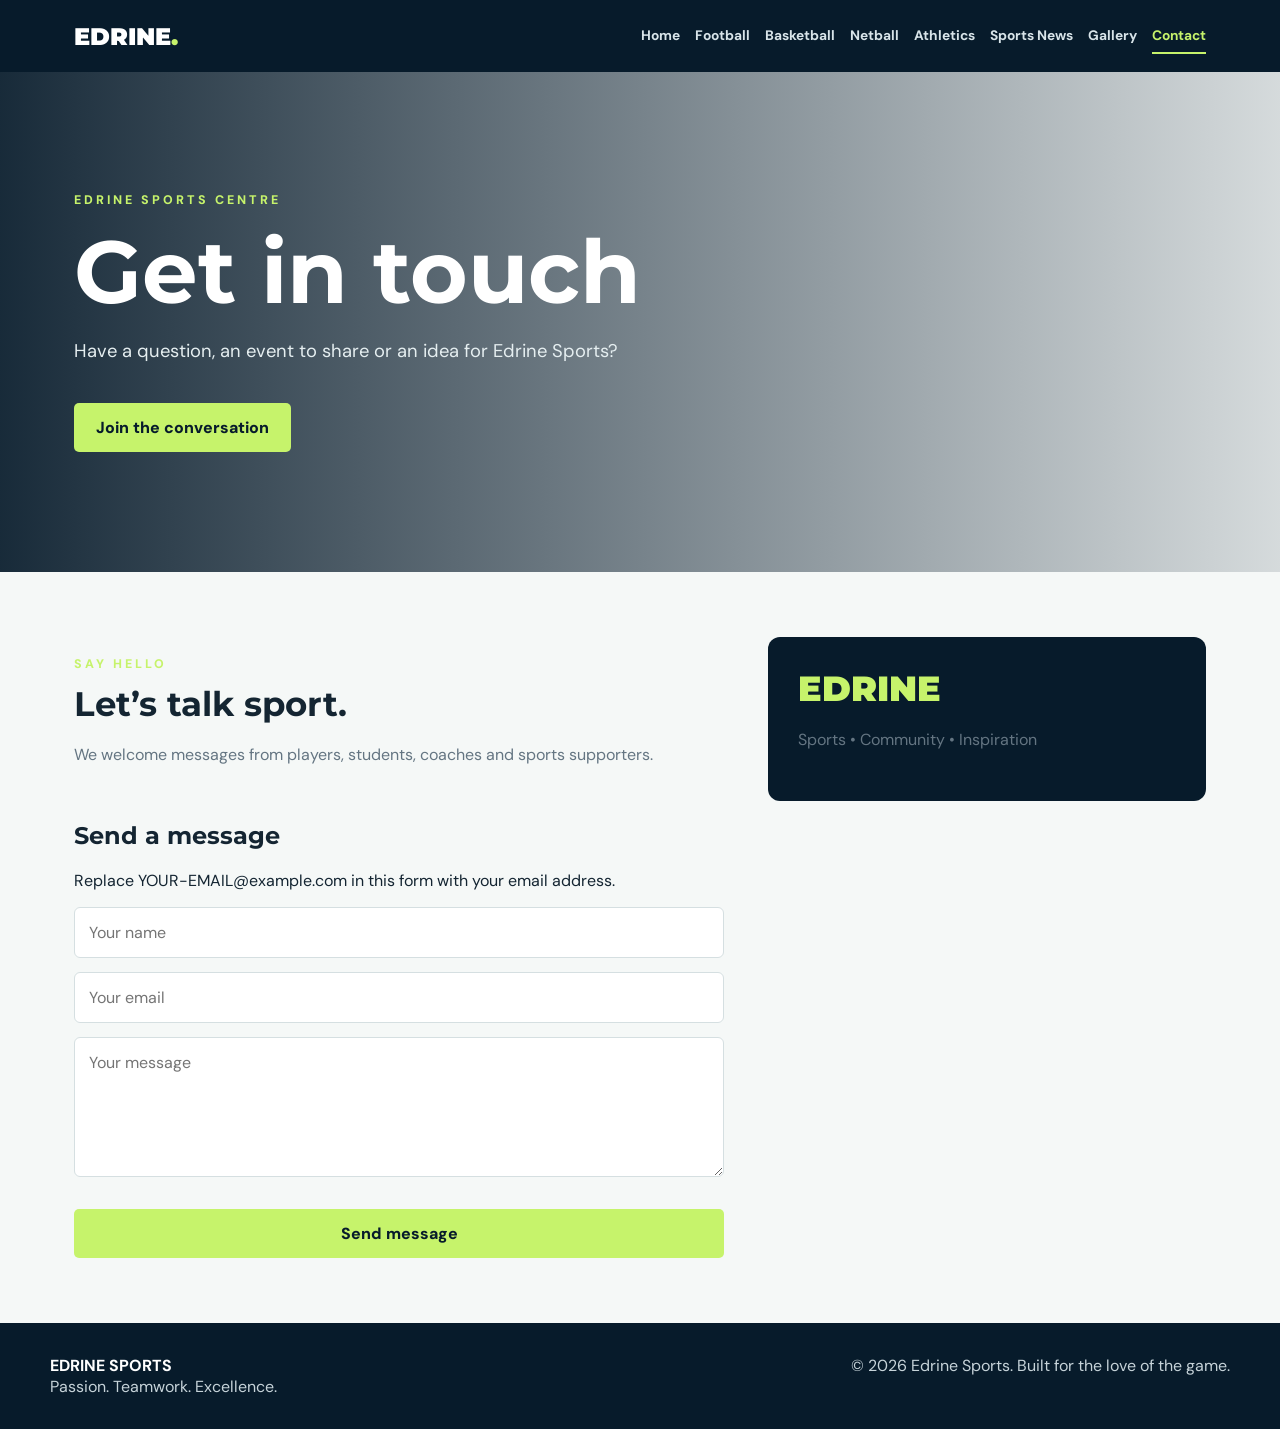
<file: contact.html>
<!DOCTYPE html><html lang="en"><head><meta charset="UTF-8"><meta name="viewport" content="width=device-width, initial-scale=1.0"><meta name="description" content="Edrine Sports - football, basketball, netball and athletics."><title>Contact | Edrine Sports</title><link rel="stylesheet" href="style.css"></head><body>
<header><div class="navwrap"><a class="brand" href="index.html">EDRINE<span>.</span></a><nav><a class="" href="index.html">Home</a><a class="" href="football.html">Football</a><a class="" href="basketball.html">Basketball</a><a class="" href="netball.html">Netball</a><a class="" href="athletics.html">Athletics</a><a class="" href="news.html">Sports News</a><a class="" href="gallery.html">Gallery</a><a class="active" href="contact.html">Contact</a></nav></div></header>
<section class="hero" style="--hero:url('https://images.unsplash.com/photo-1521412644187-c49fa049e84d?auto=format&fit=crop&w=1800&q=85')"><div class="hero-inner"><div class="eyebrow">Edrine Sports Centre</div><h1>Get in touch</h1><p>Have a question, an event to share or an idea for Edrine Sports?</p><a class="btn" href="contact.html">Join the conversation</a></div></section>
<main><section class="intro"><div><span class="eyebrow">Say hello</span><h2>Let’s talk sport.</h2><p>We welcome messages from players, students, coaches and sports supporters.</p></div><div class="statbox"><strong>EDRINE</strong><p>Sports • Community • Inspiration</p></div></section><h2>Send a message</h2><p>Replace YOUR-EMAIL@example.com in this form with your email address.</p><form action="mailto:YOUR-EMAIL@example.com" method="post" enctype="text/plain"><input name="Name" placeholder="Your name" required><input type="email" name="Email" placeholder="Your email" required><textarea name="Message" placeholder="Your message" required></textarea><button class="btn" type="submit">Send message</button></form></main><footer><div class="foot"><div><strong>EDRINE SPORTS</strong><br>Passion. Teamwork. Excellence.</div><div>© 2026 Edrine Sports. Built for the love of the game.</div></div></footer></body></html>
</file>
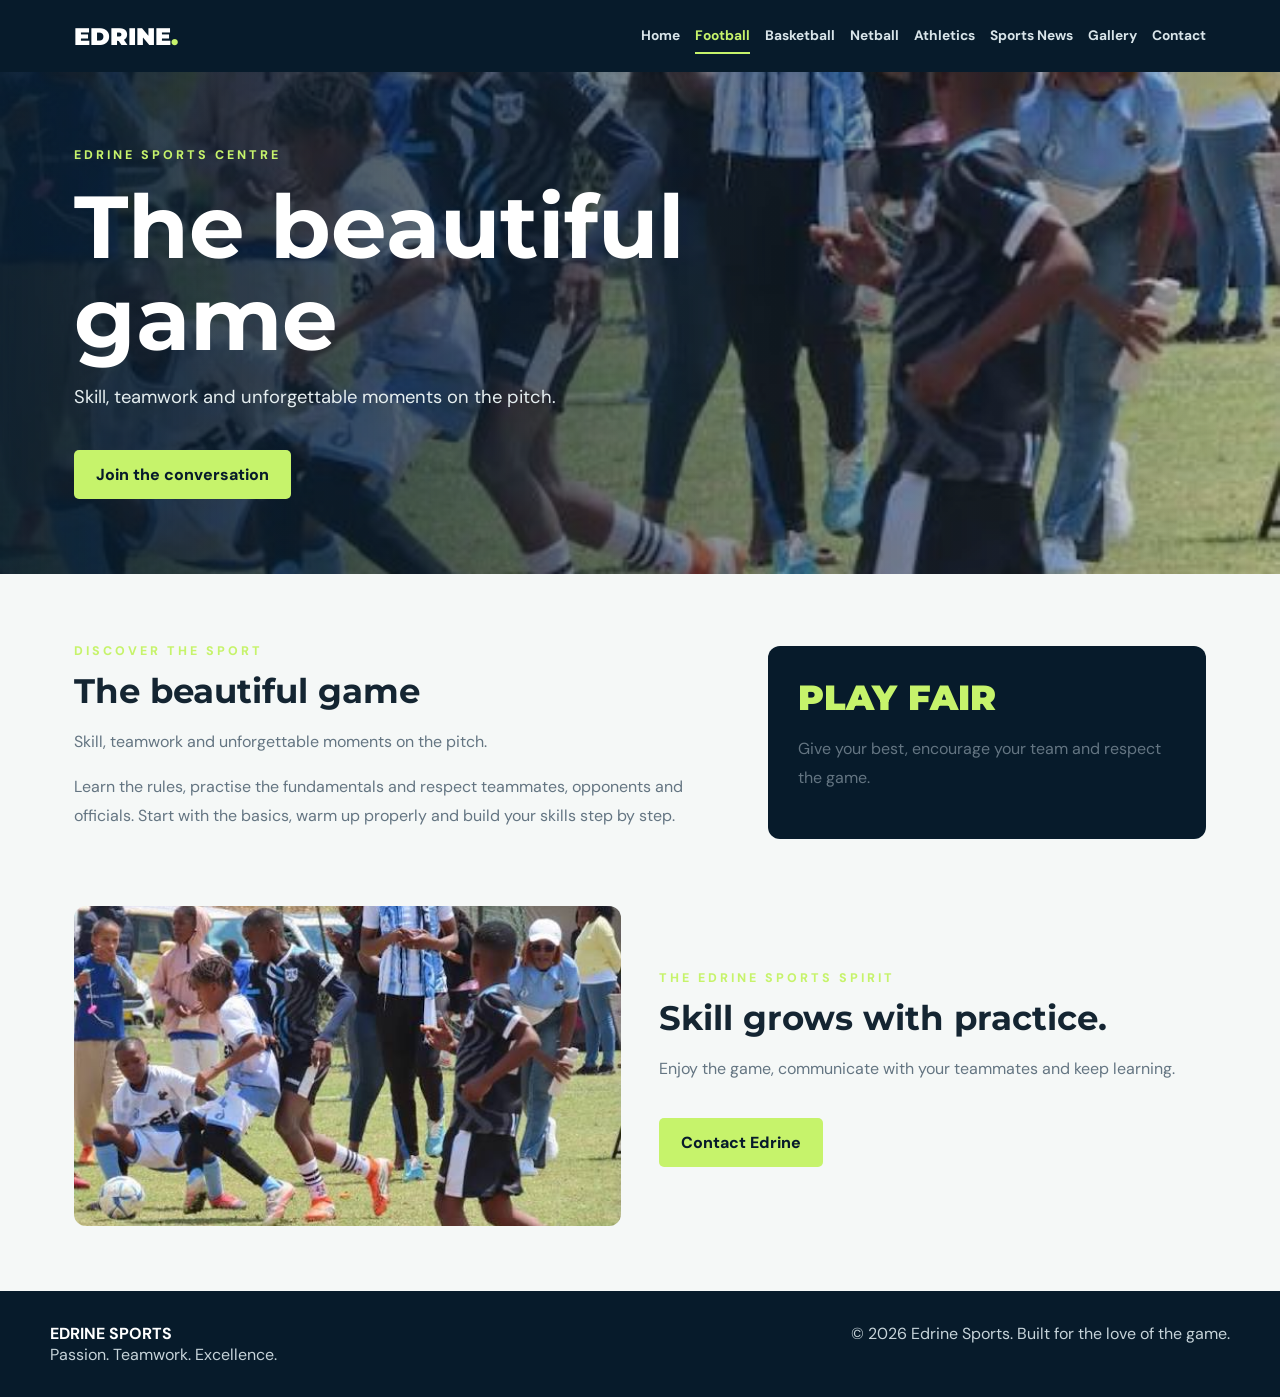
<file: football.html>
<!DOCTYPE html><html lang="en"><head><meta charset="UTF-8"><meta name="viewport" content="width=device-width, initial-scale=1.0"><meta name="description" content="Edrine Sports - football, basketball, netball and athletics."><title>Football | Edrine Sports</title><link rel="stylesheet" href="style.css"></head><body>
<header><div class="navwrap"><a class="brand" href="index.html">EDRINE<span>.</span></a><nav><a class="" href="index.html">Home</a><a class="active" href="football.html">Football</a><a class="" href="basketball.html">Basketball</a><a class="" href="netball.html">Netball</a><a class="" href="athletics.html">Athletics</a><a class="" href="news.html">Sports News</a><a class="" href="gallery.html">Gallery</a><a class="" href="contact.html">Contact</a></nav></div></header>
<section class="hero" style="--hero:url('football%20in%20action.jpg')"><div class="hero-inner"><div class="eyebrow">Edrine Sports Centre</div><h1>The beautiful game</h1><p>Skill, teamwork and unforgettable moments on the pitch.</p><a class="btn" href="contact.html">Join the conversation</a></div></section>
<main><section class="intro"><div><span class="eyebrow">Discover the sport</span><h2>The beautiful game</h2><p>Skill, teamwork and unforgettable moments on the pitch.</p><p>Learn the rules, practise the fundamentals and respect teammates, opponents and officials. Start with the basics, warm up properly and build your skills step by step.</p></div><div class="statbox"><strong>PLAY FAIR</strong><p>Give your best, encourage your team and respect the game.</p></div></section><section class="feature"><img src="football%20in%20action.jpg" alt="Football in action"><div><span class="eyebrow">The Edrine sports spirit</span><h2>Skill grows with practice.</h2><p>Enjoy the game, communicate with your teammates and keep learning.</p><a class="btn" href="contact.html">Contact Edrine</a></div></section></main><footer><div class="foot"><div><strong>EDRINE SPORTS</strong><br>Passion. Teamwork. Excellence.</div><div>© 2026 Edrine Sports. Built for the love of the game.</div></div></footer></body></html>
</file>
<file: style.css>
@import url('https://fonts.googleapis.com/css2?family=DM+Sans:wght@400;600;700&family=Montserrat:wght@700;800;900&display=swap');
:root{--navy:#071b2b;--teal:#087b80;--lime:#c6f36b;--ink:#142532;--muted:#647582;--paper:#f5f8f7}
*{box-sizing:border-box}body{margin:0;background:var(--paper);color:var(--ink);font-family:'DM Sans',sans-serif}
header{background:var(--navy);position:sticky;top:0;z-index:5}.navwrap{max-width:1180px;margin:auto;padding:18px 24px;display:flex;align-items:center;justify-content:space-between;gap:18px;flex-wrap:wrap}
.brand{font:900 1.5rem Montserrat;color:white;text-decoration:none}.brand span{color:var(--lime)}nav{display:flex;gap:15px;flex-wrap:wrap}nav a{color:#d8e4e9;text-decoration:none;font-size:.86rem;font-weight:700;padding:8px 0;border-bottom:2px solid transparent}nav a:hover,nav a.active{color:var(--lime);border-color:var(--lime)}
.hero{min-height:500px;background:linear-gradient(90deg,#071b2bed,#071b2b77 58%,#071b2b22),var(--hero) center/cover;display:flex;align-items:center;color:white}.hero-inner{max-width:1180px;width:100%;margin:auto;padding:75px 24px}.eyebrow{color:var(--lime);font-size:.78rem;font-weight:800;letter-spacing:3px;text-transform:uppercase}
h1,h2,h3{font-family:Montserrat,sans-serif}h1{font-size:clamp(2.8rem,7vw,5.5rem);line-height:1.04;max-width:760px;margin:18px 0}.hero p{font-size:1.15rem;line-height:1.7;max-width:620px;color:#e5eef0}
.btn{display:inline-block;margin-top:18px;padding:14px 22px;background:var(--lime);color:var(--navy);font-weight:800;text-decoration:none;border-radius:5px}
main{max-width:1180px;margin:auto;padding:65px 24px}.intro,.feature{display:grid;grid-template-columns:1.2fr .8fr;gap:38px;align-items:center}.intro h2,.feature h2{font-size:2.15rem;margin:10px 0}.intro p,.feature p,.card p{line-height:1.8;color:var(--muted)}
.statbox{background:var(--navy);color:white;padding:30px;border-radius:12px}.statbox strong{display:block;font:900 2.2rem Montserrat;color:var(--lime)}
.section-title{margin:60px 0 24px}.section-title h2{font-size:2rem}.cards{display:grid;grid-template-columns:repeat(3,1fr);gap:22px}.card{background:white;border-radius:12px;overflow:hidden;box-shadow:0 8px 28px #0b27320c}.card img{width:100%;height:190px;object-fit:cover}.card-body{padding:22px}.card h3{margin:0}.card a{color:var(--teal);font-weight:800;text-decoration:none}
.feature{grid-template-columns:1fr 1fr;margin-top:60px}.feature img,.gallery img{width:100%;height:320px;object-fit:cover;border-radius:12px}.gallery{display:grid;grid-template-columns:repeat(3,1fr);gap:14px}.gallery img{height:220px}
form{display:grid;gap:14px;max-width:650px}input,textarea{padding:14px;border:1px solid #d5dfe1;border-radius:6px;font:inherit}textarea{min-height:140px}button{border:0;cursor:pointer;font:inherit}
footer{background:var(--navy);color:#c6d3d9;padding:32px 24px}.foot{max-width:1180px;margin:auto;display:flex;justify-content:space-between;gap:18px;flex-wrap:wrap}.foot strong{color:white}
@media(max-width:850px){.intro,.feature{grid-template-columns:1fr}.cards{grid-template-columns:repeat(2,1fr)}}
@media(max-width:560px){.cards,.gallery{grid-template-columns:1fr}.hero{min-height:420px}main{padding:45px 20px}.gallery img{height:240px}}
</file>
